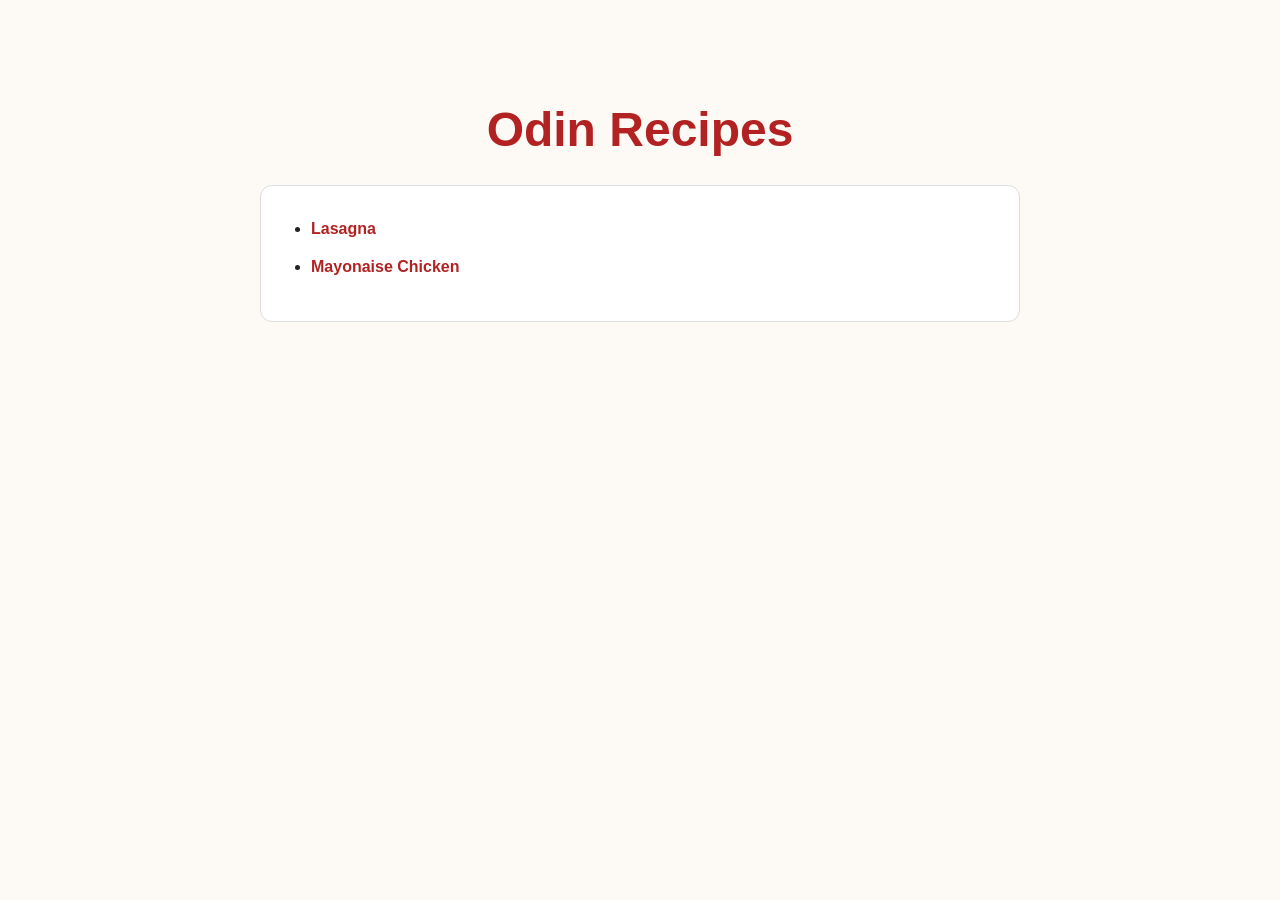
<file: index.html>
<!DOCTYPE html>
<html lang="en">
<head>
    <!--<link rel="stylesheet" href="style.css">-->
    <meta charset="UTF-8">
    <meta name="viewport" content="width=device-width, initial-scale=1.0">
    <title>Top Recipes</title>
    <link rel="stylesheet" href="style.css">
    
</head>
<body>
    <h1>Odin Recipes</h1>
    <ul>
    <li><a href="recipes/lasagna.html">Lasagna</a></li>
    <li><a href="recipes/MayoChicken.html">Mayonaise Chicken</a></li>
    </ul>
</html>
</file>
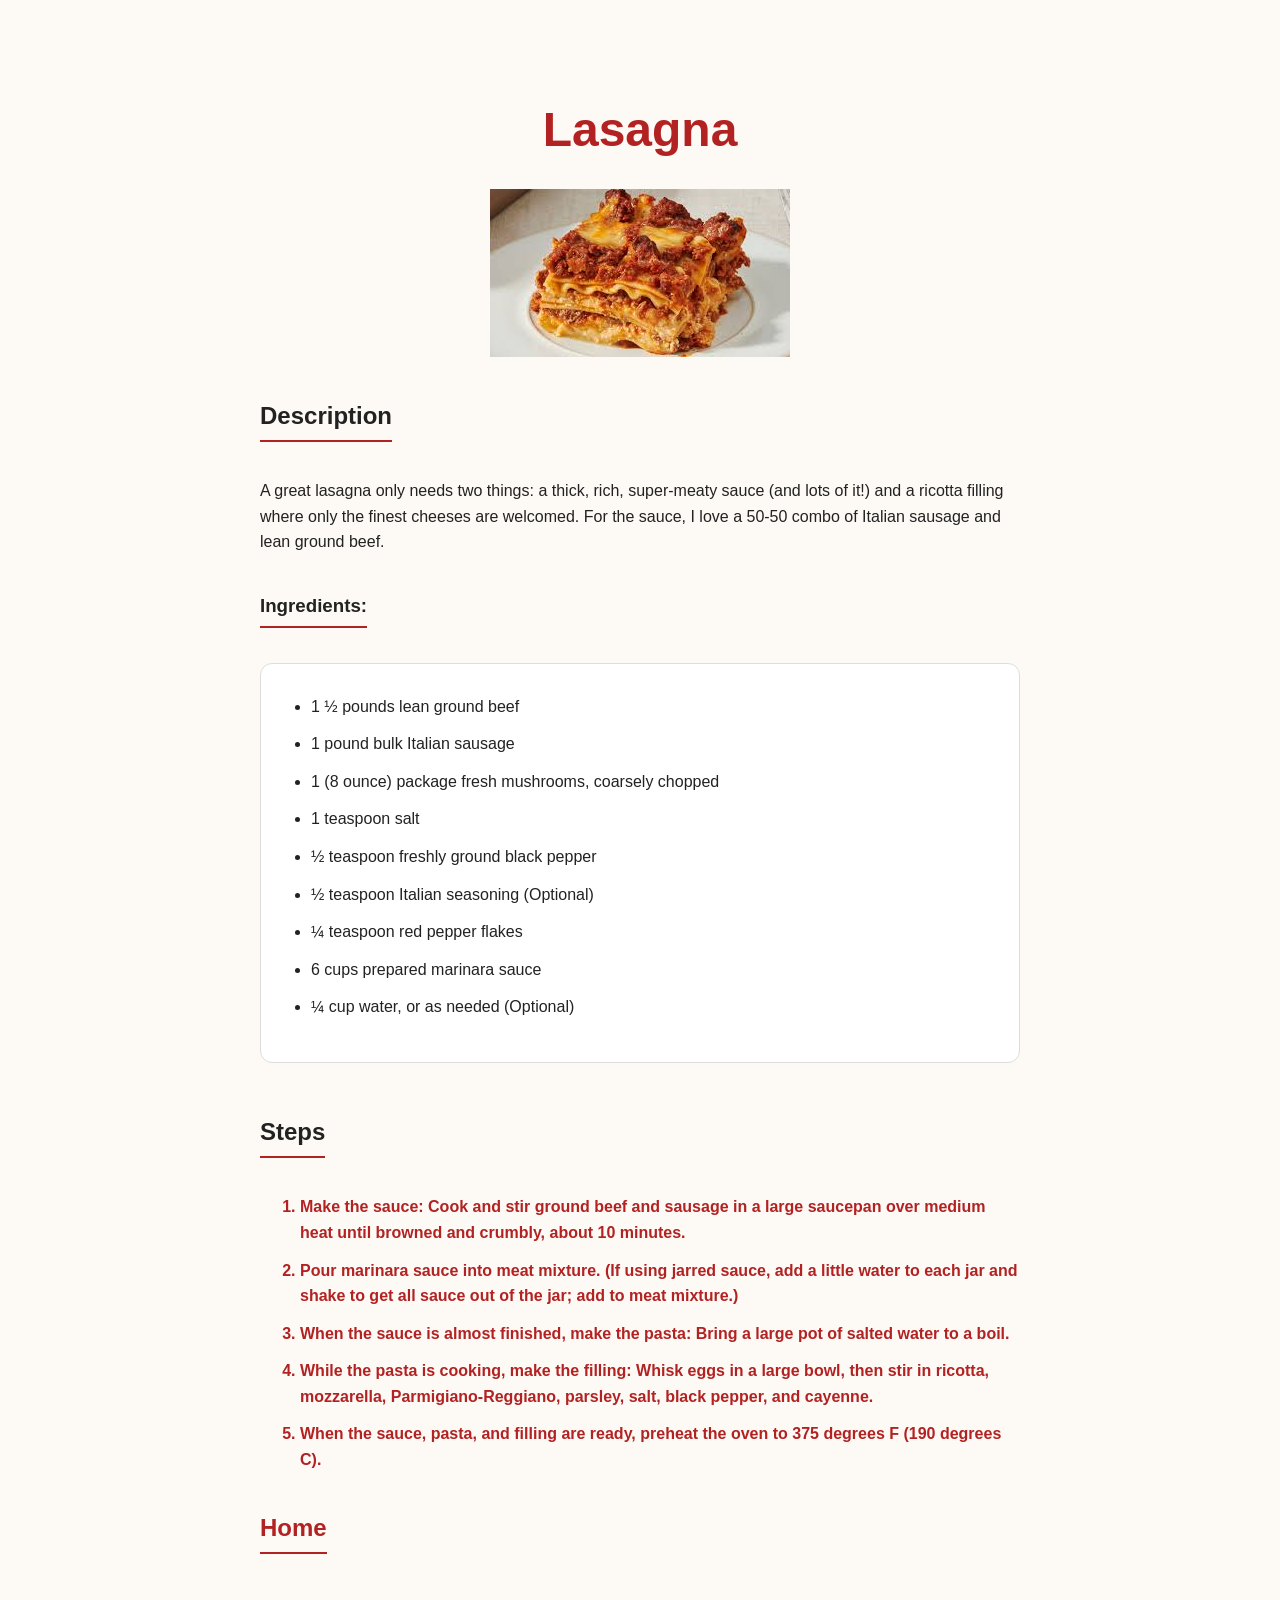
<file: recipes/lasagna.html>
<!DOCTYPE html>
<html lang="en">
<head>
    <meta charset="UTF-8">
    <meta name="viewport" content="width=device-width, initial-scale=1.0">
    <title>Lasagna recipe</title>
    <link rel="stylesheet" href="../style.css">
</head>
<body>
   <h1>Lasagna</h1>
   <img src="lasagna.jpg">
   <h2><b>Description</b></h2>
   <p>A great lasagna only needs two things: a thick, rich, super-meaty sauce (and lots of it!) and a ricotta filling where only the finest cheeses are welcomed. For the sauce, I love a 50-50 combo of Italian sausage and lean ground beef.</p>
   <h3><b>Ingredients:</b></h3>
   <ul>
    <li>1 ½ pounds lean ground beef</li>
    <li>1 pound bulk Italian sausage</li>
    <li>1 (8 ounce) package fresh mushrooms, coarsely chopped</li>
    <li>1 teaspoon salt</li>
    <li>½ teaspoon freshly ground black pepper</li>
    <li>½ teaspoon Italian seasoning (Optional)</li>
    <li>¼ teaspoon red pepper flakes</li>
    <li>6 cups prepared marinara sauce</li>
    <li>¼ cup water, or as needed (Optional)</li>
   </ul>
   <h2><b>Steps</b></h2>
   <ol>
    <li>Make the sauce: Cook and stir ground beef and sausage in a large saucepan over medium heat until browned and crumbly, about 10 minutes.</li>
    <li>Pour marinara sauce into meat mixture. (If using jarred sauce, add a little water to each jar and shake to get all sauce out of the jar; add to meat mixture.)</li>
    <li>When the sauce is almost finished, make the pasta: Bring a large pot of salted water to a boil.</li>
    <li>While the pasta is cooking, make the filling: Whisk eggs in a large bowl, then stir in ricotta, mozzarella, Parmigiano-Reggiano, parsley, salt, black pepper, and cayenne.</li>
    <li>When the sauce, pasta, and filling are ready, preheat the oven to 375 degrees F (190 degrees C).</li>
   </ol>

   <h2><a href="../index.html">Home</a>
</h2>
</body>
</html>
</file>
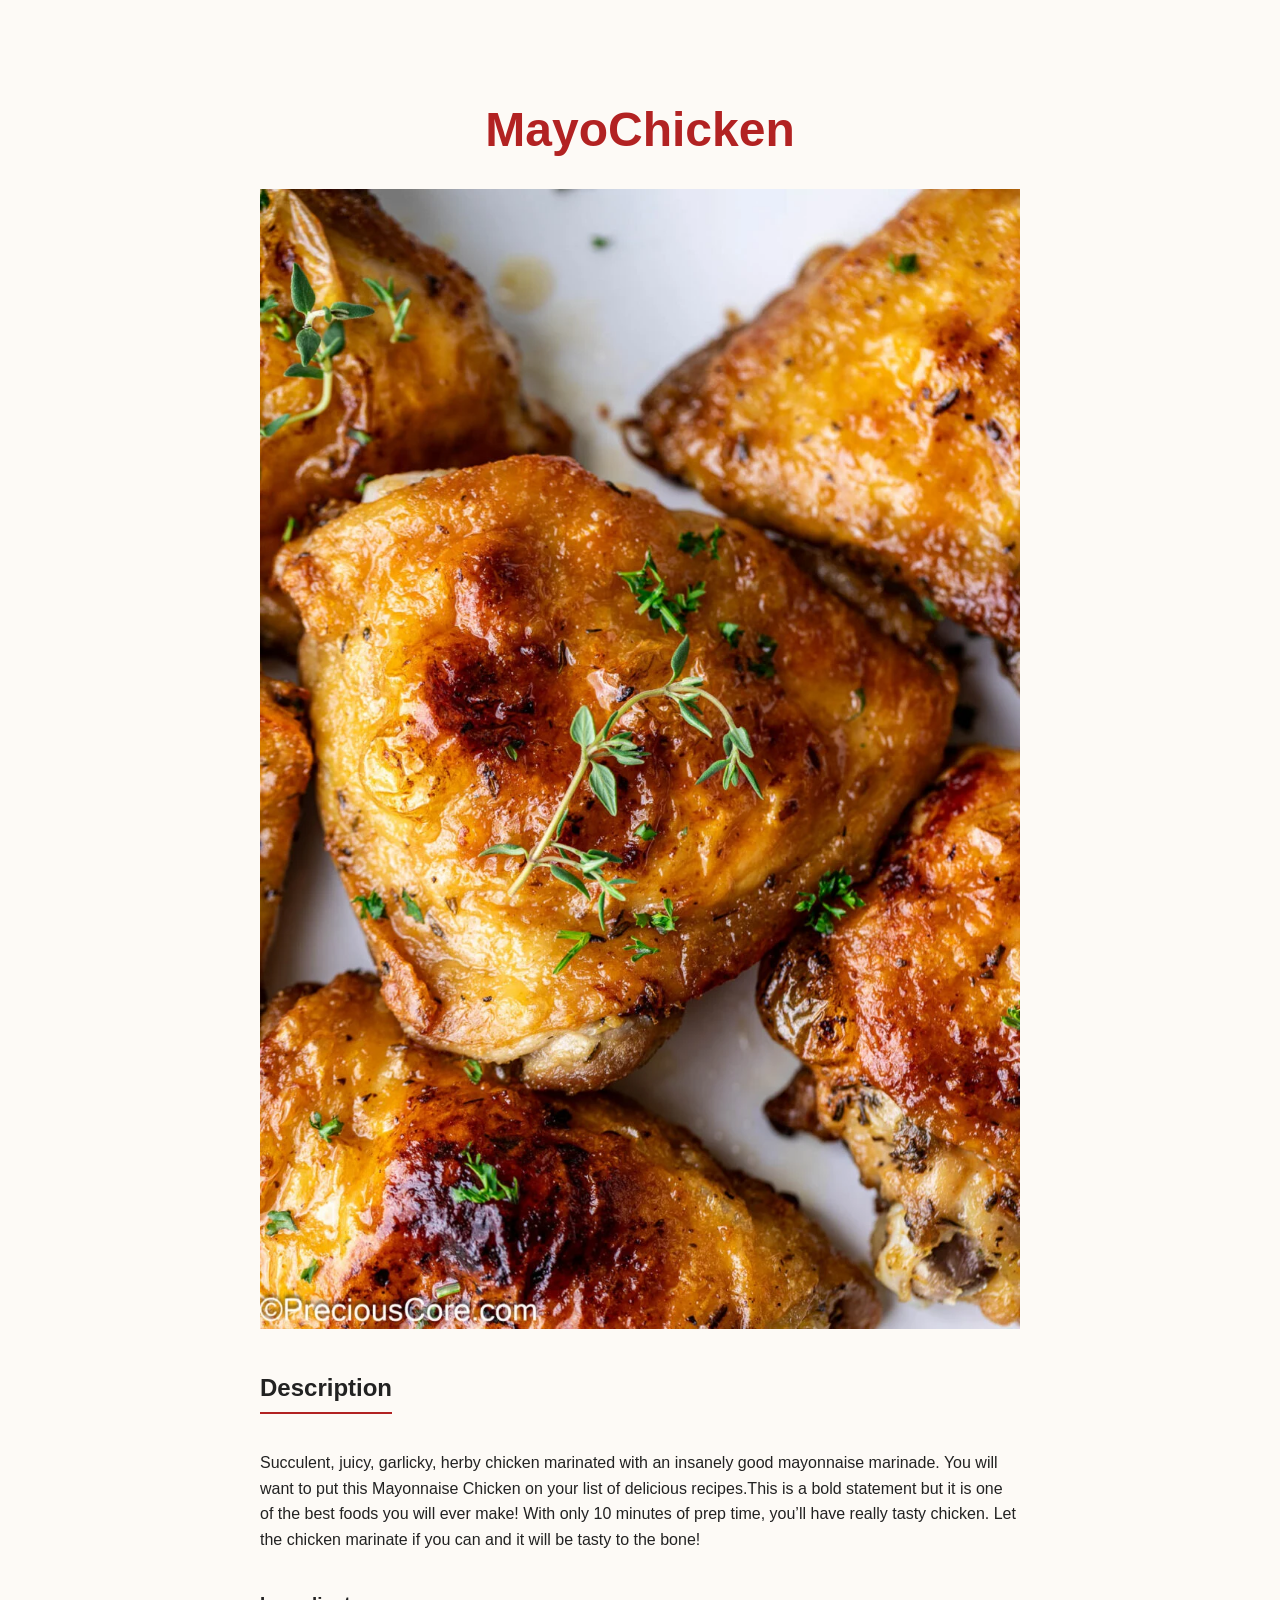
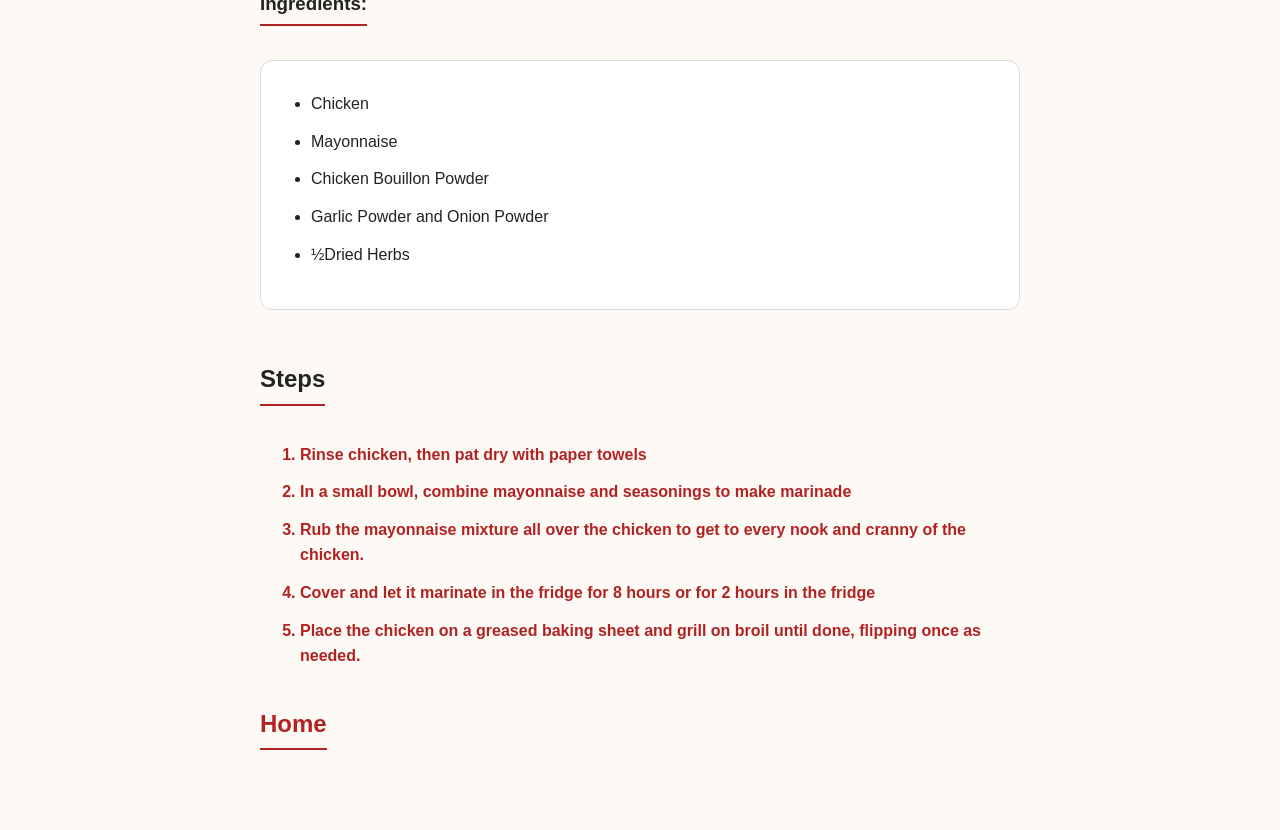
<file: recipes/MayoChicken.html>
<!DOCTYPE html>
<html lang="en">
<head>
    <meta charset="UTF-8">
    <meta name="viewport" content="width=device-width, initial-scale=1.0">
    <title>Mayonnaise Chicken</title>
    <link rel="stylesheet" href="../style.css">
</head>
<body>
   <h1>MayoChicken</h1>
   <img src="mayo.jpg">
   <h2><b>Description</b></h2>
   <p>Succulent, juicy, garlicky, herby chicken marinated with an insanely good mayonnaise marinade. You will want to put this Mayonnaise Chicken on your list of delicious recipes.This is a bold statement but it is one of the best foods you will ever make! With only 10 minutes of prep time, you’ll have really tasty chicken. Let the chicken marinate if you can and it will be tasty to the bone!</p>
   <h3><b>Ingredients:</b></h3>
   <ul>
    <li>Chicken</li>
    <li>Mayonnaise</li>
    <li>Chicken Bouillon Powder</li>
    <li>Garlic Powder and Onion Powder</li>
    <li>½Dried Herbs</li>
   </ul>
   <h2><b>Steps</b></h2>
   <ol>
    <li>Rinse chicken, then pat dry with paper towels</li>
    <li>In a small bowl, combine mayonnaise and seasonings to make marinade</li>
    <li>Rub the mayonnaise mixture all over the chicken to get to every nook and cranny of the chicken.</li>
    <li>Cover and let it marinate in the fridge for 8 hours or for 2 hours in the fridge</li>
    <li>Place the chicken on a greased baking sheet and grill on broil until done, flipping once as needed.</li>
   </ol>

   <h2><a href="../index.html">Home</a>
</h2>
</body>
</html>
</file>
<file: style.css>
/* Apply the border-box model so padding doesn't break your widths */
*, *::before, *::after {
  box-sizing: border-box;
}

body {
  background-color: #fdfaf6; /* A warm, kitchen-like off-white */
  font-family: 'Segoe UI', Tahoma, Geneva, Verdana, sans-serif;
  color: #222;
  line-height: 1.6;
  
  /* Centering the entire recipe card */
  max-width: 800px;
  margin: 40px auto; 
  padding: 20px;
}

h1 {
  text-align: center;
  color: #b22222; /* Firebrick red for a saucy feel */
  font-size: 3rem;
  margin-bottom: 10px;
}

img {
  max-width: 100%;
  height: auto;
  display: block; /* Removes weird gaps at the bottom of the image */
  margin: 20px auto; /* Centers the image and adds space above/below */
}

/* Make your Ingredients and Steps look like cards */
ul {
  background: white;
  border: 1px solid #ddd;
  padding: 30px 50px; /* Big internal space for readability */
  margin-bottom: 30px;
  border-radius: 12px;
}

ol {
  font-weight: bold;
  color: #b22222;
}

li {
  margin-bottom: 12px; /* Space between each item */
}

h2, h3 {
  border-bottom: 2px solid #b22222;
  display: inline-block;
  padding-bottom: 5px;
  margin-top: 20px;
}

a {
  color: #b22222;
  font-weight: bold;
  text-decoration: none;
}

a:hover {
  text-decoration: underline;
}
</file>
